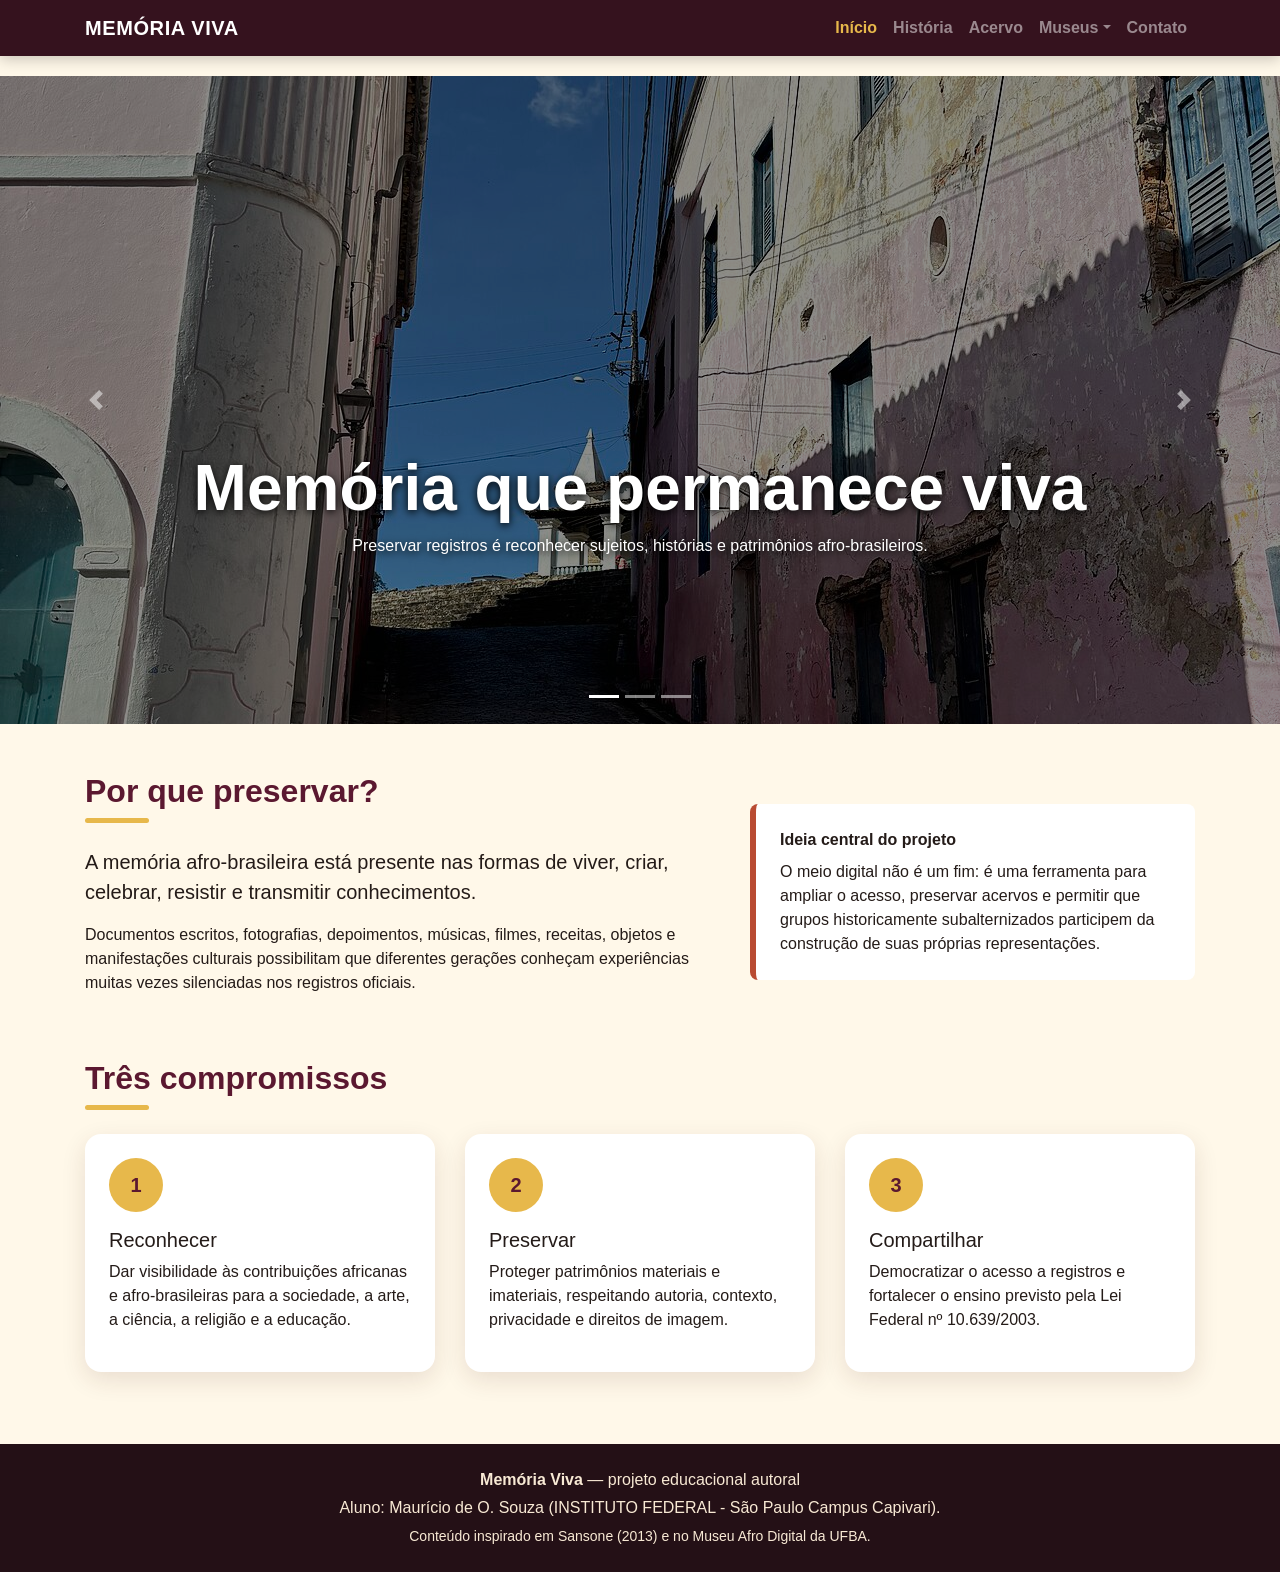
<file: index.html>
<!doctype html>
<html lang="pt-BR">
  <head>
    <meta charset="utf-8" />
    <meta
      name="viewport"
      content="width=device-width, initial-scale=1, shrink-to-fit=no"
    />
    <meta
      name="description"
      content="Site educativo sobre história, cultura e preservação da memória afro-brasileira."
    />
    <title>Memória Viva | Início</title>
    <link rel="stylesheet" href="bootstrap/css/bootstrap.min.css" />
    <link rel="stylesheet" href="css/style.css" />
  </head>
  <body>
    <a class="skip-link" href="#conteudo">Ir para o conteúdo</a>
    <nav
      class="navbar navbar-expand-lg navbar-dark fixed-top"
      aria-label="Navegação principal"
    >
      <div class="container">
        <a class="navbar-brand" href="index.html">MEMÓRIA VIVA</a>
        <button
          class="navbar-toggler"
          type="button"
          data-toggle="collapse"
          data-target="#menu"
          aria-controls="menu"
          aria-expanded="false"
          aria-label="Abrir menu"
        >
          <span class="navbar-toggler-icon"></span>
        </button>
        <div class="collapse navbar-collapse" id="menu">
          <ul class="navbar-nav ml-auto">
            <li class="nav-item active">
              <a class="nav-link" href="index.html"
                >Início <span class="sr-only">(página atual)</span></a
              >
            </li>
            <li class="nav-item">
              <a class="nav-link" href="historia.html">História</a>
            </li>
            <li class="nav-item">
              <a class="nav-link" href="acervo.html">Acervo</a>
            </li>
            <li class="nav-item dropdown">
              <a
                class="nav-link dropdown-toggle"
                href="#"
                id="museusMenu"
                role="button"
                data-toggle="dropdown"
                aria-haspopup="true"
                aria-expanded="false"
                >Museus</a
              >
              <div class="dropdown-menu">
                <a class="dropdown-item" href="museu.html"
                  >Museu e memória digital</a
                ><a
                  class="dropdown-item"
                  href="https://museuafrodigital.ufba.br/"
                  target="_blank"
                  rel="noopener"
                  >Museu Afro Digital — UFBA</a
                >
              </div>
            </li>
            <li class="nav-item">
              <a class="nav-link" href="contato.html">Contato</a>
            </li>
          </ul>
        </div>
      </div>
    </nav>
    <header
      id="memoriaCarousel"
      class="carousel slide"
      data-ride="carousel"
      aria-label="Destaques da cultura afro-brasileira"
    >
      <ol class="carousel-indicators">
        <li
          data-target="#memoriaCarousel"
          data-slide-to="0"
          class="active"
        ></li>
        <li data-target="#memoriaCarousel" data-slide-to="1"></li>
        <li data-target="#memoriaCarousel" data-slide-to="2"></li>
      </ol>
      <div class="carousel-inner">
        <div class="carousel-item active">
          <img
            src="img/boa-morte.jpg"
            class="d-block w-100 hero-slide"
            alt="Integrantes da Irmandade da Boa Morte, em Cachoeira, Bahia"
          />
          <div class="carousel-caption">
            <h1>Memória que permanece viva</h1>
            <p>
              Preservar registros é reconhecer sujeitos, histórias e patrimônios
              afro-brasileiros.
            </p>
          </div>
        </div>
        <div class="carousel-item">
          <img
            src="img/capoeira.jpg"
            class="d-block w-100 hero-slide"
            alt="Apresentação de capoeira em Salvador"
          />
          <div class="carousel-caption">
            <h2>Patrimônio em movimento</h2>
            <p>
              Saberes, ritmos, gestos e celebrações também são documentos da
              nossa história.
            </p>
          </div>
        </div>
        <div class="carousel-item">
          <img
            src="img/capoeira-1835.jpg"
            class="d-block w-100 hero-slide"
            alt="Gravura histórica de capoeira na Bahia em 1835"
          />
          <div class="carousel-caption">
            <h2>Registros contra o apagamento</h2>
            <p>
              Imagens históricas ajudam a interpretar o passado e enfrentar
              desigualdades presentes.
            </p>
          </div>
        </div>
      </div>
      <a
        class="carousel-control-prev"
        href="#memoriaCarousel"
        role="button"
        data-slide="prev"
        ><span class="carousel-control-prev-icon"></span
        ><span class="sr-only">Anterior</span></a
      ><a
        class="carousel-control-next"
        href="#memoriaCarousel"
        role="button"
        data-slide="next"
        ><span class="carousel-control-next-icon"></span
        ><span class="sr-only">Próximo</span></a
      >
    </header>
    <main id="conteudo">
      <section class="container py-5">
        <div class="row align-items-center">
          <div class="col-lg-7">
            <h2 class="section-title">Por que preservar?</h2>
            <p class="lead mt-4">
              A memória afro-brasileira está presente nas formas de viver,
              criar, celebrar, resistir e transmitir conhecimentos.
            </p>
            <p>
              Documentos escritos, fotografias, depoimentos, músicas, filmes,
              receitas, objetos e manifestações culturais possibilitam que
              diferentes gerações conheçam experiências muitas vezes silenciadas
              nos registros oficiais.
            </p>
          </div>
          <div class="col-lg-5">
            <div class="quote-box">
              <strong>Ideia central do projeto</strong>
              <p class="mb-0 mt-2">
                O meio digital não é um fim: é uma ferramenta para ampliar o
                acesso, preservar acervos e permitir que grupos historicamente
                subalternizados participem da construção de suas próprias
                representações.
              </p>
            </div>
          </div>
        </div>
      </section>
      <section class="container pb-5">
        <h2 class="section-title mb-4">Três compromissos</h2>
        <div class="row">
          <div class="col-md-4 mb-4">
            <div class="card p-4">
              <div class="icon-number mb-3">1</div>
              <h3 class="h5">Reconhecer</h3>
              <p>
                Dar visibilidade às contribuições africanas e afro-brasileiras
                para a sociedade, a arte, a ciência, a religião e a educação.
              </p>
            </div>
          </div>
          <div class="col-md-4 mb-4">
            <div class="card p-4">
              <div class="icon-number mb-3">2</div>
              <h3 class="h5">Preservar</h3>
              <p>
                Proteger patrimônios materiais e imateriais, respeitando
                autoria, contexto, privacidade e direitos de imagem.
              </p>
            </div>
          </div>
          <div class="col-md-4 mb-4">
            <div class="card p-4">
              <div class="icon-number mb-3">3</div>
              <h3 class="h5">Compartilhar</h3>
              <p>
                Democratizar o acesso a registros e fortalecer o ensino previsto
                pela Lei Federal nº 10.639/2003.
              </p>
            </div>
          </div>
        </div>
      </section>
    </main>
    <footer class="py-4">
      <div class="container text-center">
        <p class="mb-1">
          <strong>Memória Viva</strong> — projeto educacional autoral
        </p>
        <p class="mb-1">
          Aluno: Maurício de O. Souza (INSTITUTO FEDERAL - São Paulo Campus
          Capivari).
        </p>
        <small
          >Conteúdo inspirado em Sansone (2013) e no Museu Afro Digital da
          UFBA.</small
        >
      </div>
    </footer>
    <script src="bootstrap/js/jquery-3.5.1.min.js"></script>
    <script src="bootstrap/js/bootstrap.bundle.min.js"></script>
    <script src="js/script.js"></script>
  </body>
</html>
</file>
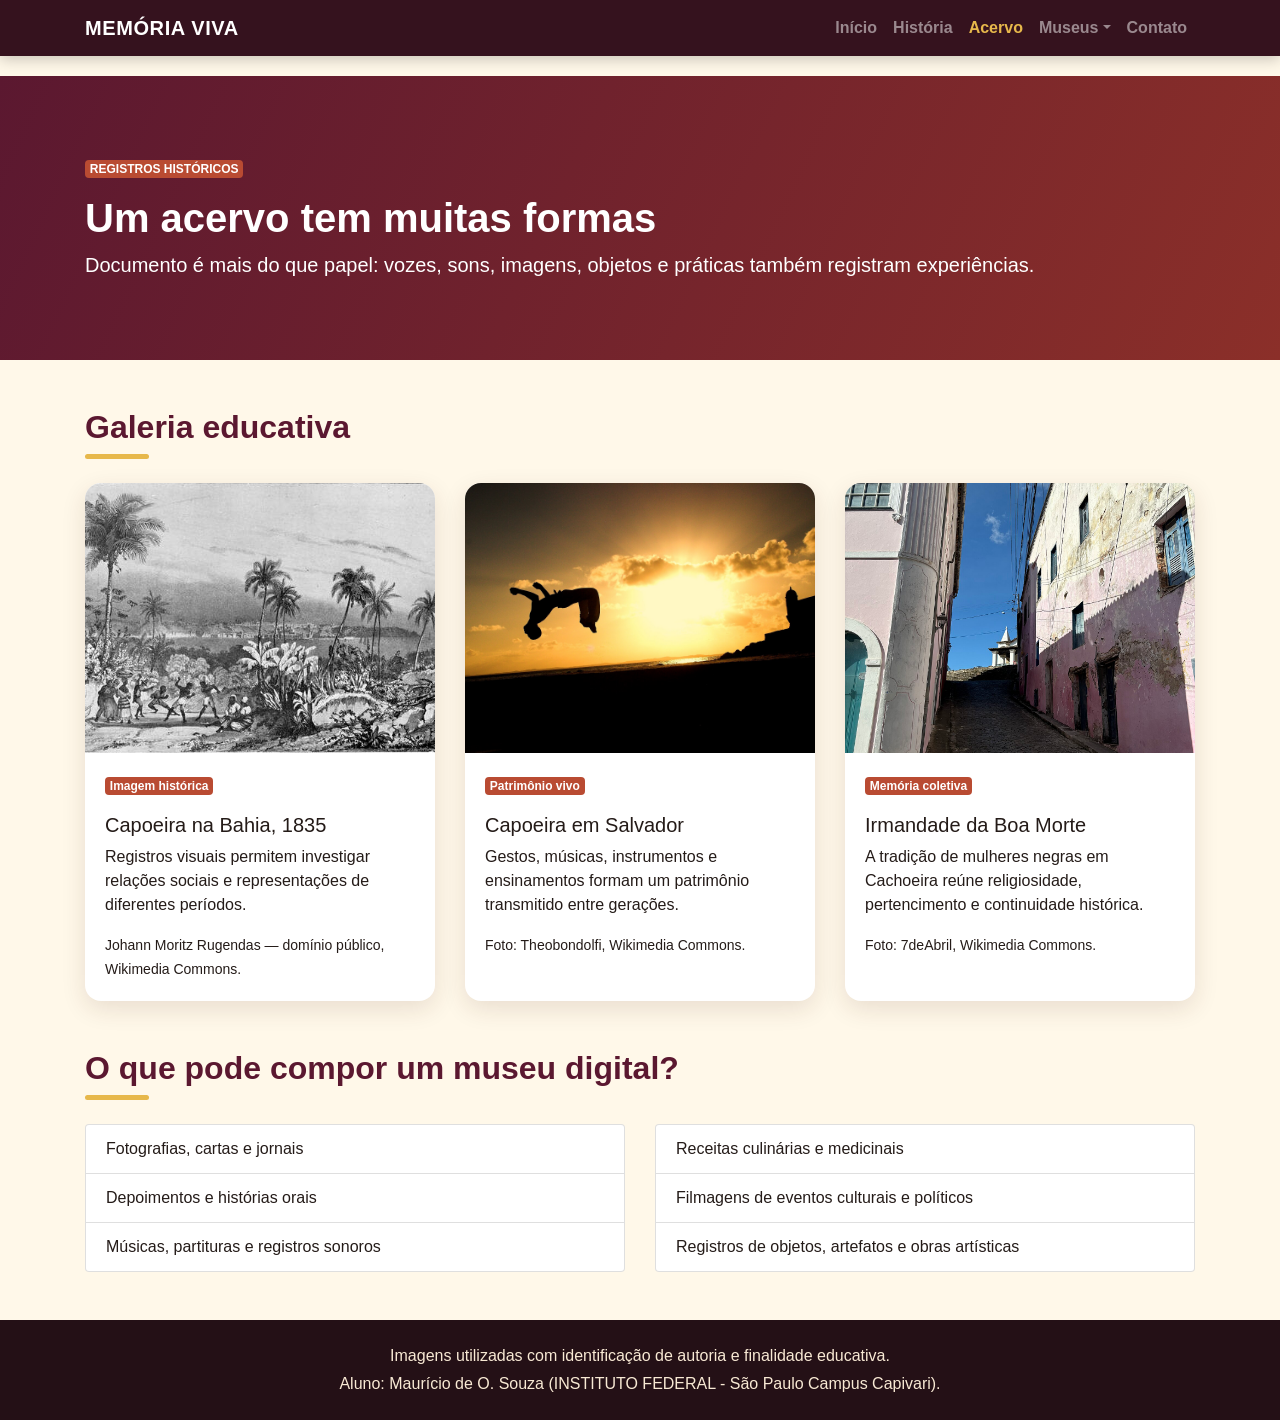
<file: acervo.html>
<!doctype html>
<html lang="pt-BR">
  <head>
    <meta charset="utf-8" />
    <meta
      name="viewport"
      content="width=device-width, initial-scale=1, shrink-to-fit=no"
    />
    <title>Memória Viva | Acervo</title>
    <link rel="stylesheet" href="bootstrap/css/bootstrap.min.css" />
    <link rel="stylesheet" href="css/style.css" />
  </head>
  <body>
    <nav class="navbar navbar-expand-lg navbar-dark fixed-top">
      <div class="container">
        <a class="navbar-brand" href="index.html">MEMÓRIA VIVA</a
        ><button
          class="navbar-toggler"
          type="button"
          data-toggle="collapse"
          data-target="#menu"
          aria-controls="menu"
          aria-expanded="false"
          aria-label="Abrir menu"
        >
          <span class="navbar-toggler-icon"></span>
        </button>
        <div class="collapse navbar-collapse" id="menu">
          <ul class="navbar-nav ml-auto">
            <li class="nav-item">
              <a class="nav-link" href="index.html">Início</a>
            </li>
            <li class="nav-item">
              <a class="nav-link" href="historia.html">História</a>
            </li>
            <li class="nav-item active">
              <a class="nav-link" href="acervo.html"
                >Acervo <span class="sr-only">(página atual)</span></a
              >
            </li>
            <li class="nav-item dropdown">
              <a
                class="nav-link dropdown-toggle"
                href="#"
                data-toggle="dropdown"
                >Museus</a
              >
              <div class="dropdown-menu">
                <a class="dropdown-item" href="museu.html"
                  >Museu e memória digital</a
                ><a
                  class="dropdown-item"
                  href="https://museuafrodigital.ufba.br/"
                  target="_blank"
                  rel="noopener"
                  >Museu Afro Digital — UFBA</a
                >
              </div>
            </li>
            <li class="nav-item">
              <a class="nav-link" href="contato.html">Contato</a>
            </li>
          </ul>
        </div>
      </div>
    </nav>
    <header class="page-hero">
      <div class="container">
        <span class="badge badge-theme mb-3">REGISTROS HISTÓRICOS</span>
        <h1>Um acervo tem muitas formas</h1>
        <p class="lead">
          Documento é mais do que papel: vozes, sons, imagens, objetos e
          práticas também registram experiências.
        </p>
      </div>
    </header>
    <main class="container py-5">
      <h2 class="section-title mb-4">Galeria educativa</h2>
      <div class="row">
        <div class="col-lg-4 mb-4">
          <article class="card gallery-card">
            <img
              src="img/capoeira-1835.jpg"
              alt="Gravura de capoeira na Bahia, de 1835"
            />
            <div class="card-body">
              <span class="badge badge-theme">Imagem histórica</span>
              <h3 class="h5 mt-3">Capoeira na Bahia, 1835</h3>
              <p>
                Registros visuais permitem investigar relações sociais e
                representações de diferentes períodos.
              </p>
              <small
                >Johann Moritz Rugendas — domínio público, Wikimedia
                Commons.</small
              >
            </div>
          </article>
        </div>
        <div class="col-lg-4 mb-4">
          <article class="card gallery-card">
            <img
              src="img/capoeira.jpg"
              alt="Apresentação contemporânea de capoeira em Salvador"
            />
            <div class="card-body">
              <span class="badge badge-theme">Patrimônio vivo</span>
              <h3 class="h5 mt-3">Capoeira em Salvador</h3>
              <p>
                Gestos, músicas, instrumentos e ensinamentos formam um
                patrimônio transmitido entre gerações.
              </p>
              <small>Foto: Theobondolfi, Wikimedia Commons.</small>
            </div>
          </article>
        </div>
        <div class="col-lg-4 mb-4">
          <article class="card gallery-card">
            <img
              src="img/boa-morte.jpg"
              alt="Irmandade da Boa Morte em Cachoeira, Bahia"
            />
            <div class="card-body">
              <span class="badge badge-theme">Memória coletiva</span>
              <h3 class="h5 mt-3">Irmandade da Boa Morte</h3>
              <p>
                A tradição de mulheres negras em Cachoeira reúne religiosidade,
                pertencimento e continuidade histórica.
              </p>
              <small>Foto: 7deAbril, Wikimedia Commons.</small>
            </div>
          </article>
        </div>
      </div>
      <section class="mt-4">
        <h2 class="section-title mb-4">O que pode compor um museu digital?</h2>
        <div class="row">
          <div class="col-md-6">
            <ul class="list-group">
              <li class="list-group-item">Fotografias, cartas e jornais</li>
              <li class="list-group-item">Depoimentos e histórias orais</li>
              <li class="list-group-item">
                Músicas, partituras e registros sonoros
              </li>
            </ul>
          </div>
          <div class="col-md-6">
            <ul class="list-group">
              <li class="list-group-item">Receitas culinárias e medicinais</li>
              <li class="list-group-item">
                Filmagens de eventos culturais e políticos
              </li>
              <li class="list-group-item">
                Registros de objetos, artefatos e obras artísticas
              </li>
            </ul>
          </div>
        </div>
      </section>
    </main>
    <footer class="py-4">
      <div class="container text-center">
        <p class="mb-1">
          Imagens utilizadas com identificação de autoria e finalidade
          educativa.
        </p>
        <p class="mb-0">
          Aluno: Maurício de O. Souza (INSTITUTO FEDERAL - São Paulo Campus
          Capivari).
        </p>
      </div>
    </footer>
    <script src="bootstrap/js/jquery-3.5.1.min.js"></script>
    <script src="bootstrap/js/bootstrap.bundle.min.js"></script>
    <script src="js/script.js"></script>
  </body>
</html>
</file>
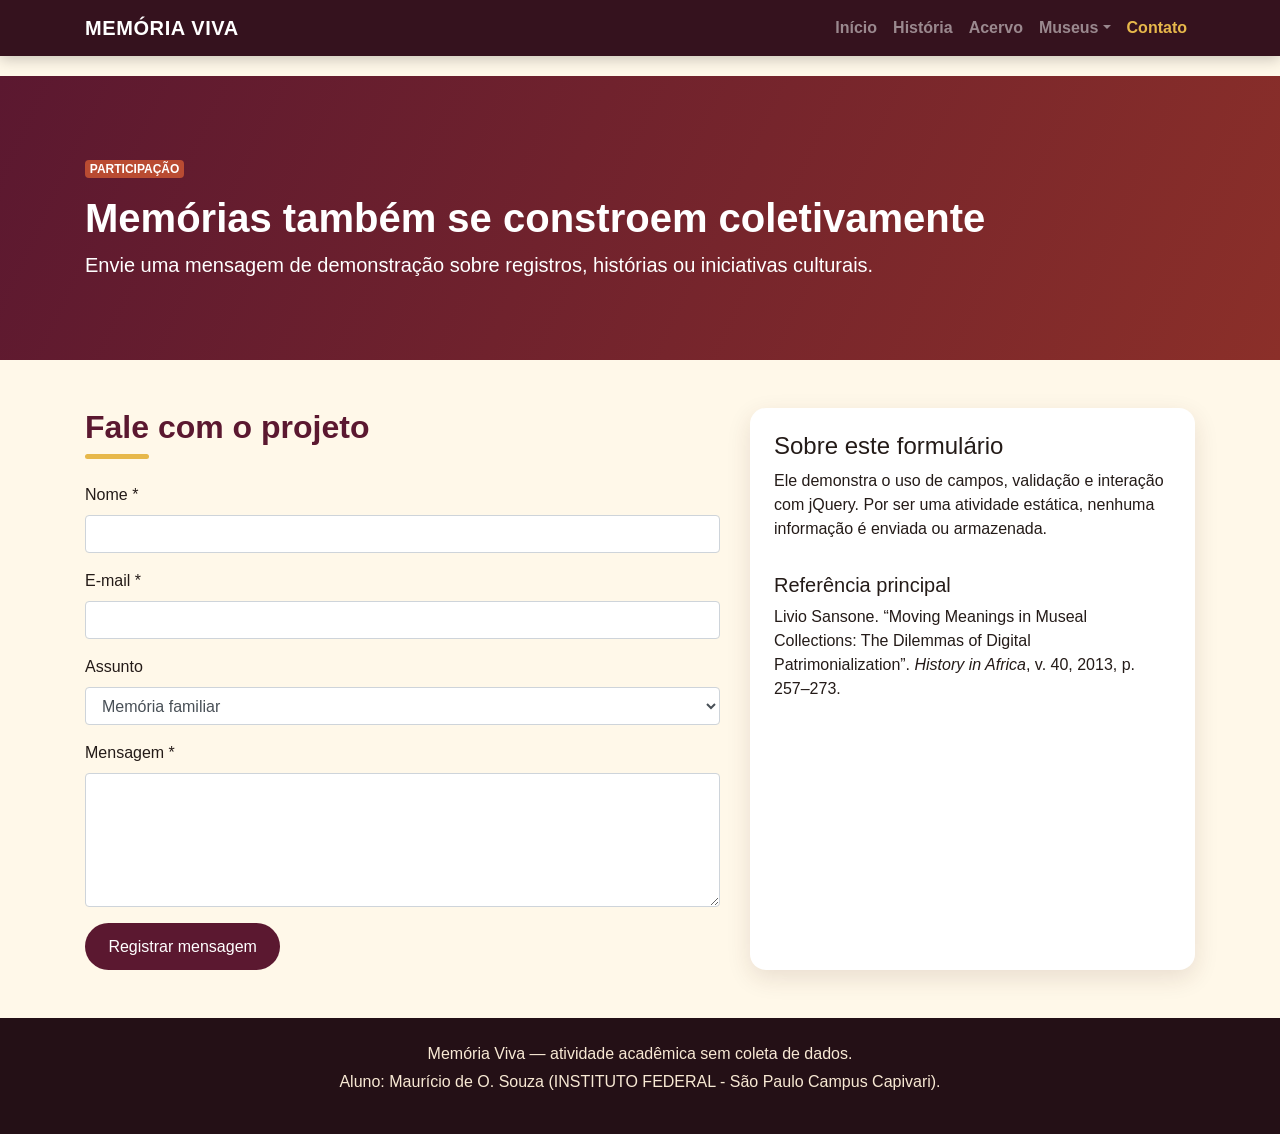
<file: contato.html>
<!doctype html><html lang="pt-BR"><head><meta charset="utf-8"><meta name="viewport" content="width=device-width, initial-scale=1, shrink-to-fit=no"><title>Memória Viva | Contato</title><link rel="stylesheet" href="bootstrap/css/bootstrap.min.css"><link rel="stylesheet" href="css/style.css"></head><body>
<nav class="navbar navbar-expand-lg navbar-dark fixed-top"><div class="container"><a class="navbar-brand" href="index.html">MEMÓRIA VIVA</a><button class="navbar-toggler" type="button" data-toggle="collapse" data-target="#menu" aria-controls="menu" aria-expanded="false" aria-label="Abrir menu"><span class="navbar-toggler-icon"></span></button><div class="collapse navbar-collapse" id="menu"><ul class="navbar-nav ml-auto"><li class="nav-item"><a class="nav-link" href="index.html">Início</a></li><li class="nav-item"><a class="nav-link" href="historia.html">História</a></li><li class="nav-item"><a class="nav-link" href="acervo.html">Acervo</a></li><li class="nav-item dropdown"><a class="nav-link dropdown-toggle" href="#" data-toggle="dropdown">Museus</a><div class="dropdown-menu"><a class="dropdown-item" href="museu.html">Museu e memória digital</a><a class="dropdown-item" href="https://museuafrodigital.ufba.br/" target="_blank" rel="noopener">Museu Afro Digital — UFBA</a></div></li><li class="nav-item active"><a class="nav-link" href="contato.html">Contato <span class="sr-only">(página atual)</span></a></li></ul></div></div></nav>
<header class="page-hero"><div class="container"><span class="badge badge-theme mb-3">PARTICIPAÇÃO</span><h1>Memórias também se constroem coletivamente</h1><p class="lead">Envie uma mensagem de demonstração sobre registros, histórias ou iniciativas culturais.</p></div></header>
<main class="container py-5"><div class="row"><div class="col-lg-7"><h2 class="section-title mb-4">Fale com o projeto</h2><form id="contatoForm" novalidate><div class="form-group"><label for="nome">Nome *</label><input class="form-control" id="nome" type="text" required></div><div class="form-group"><label for="email">E-mail *</label><input class="form-control" id="email" type="email" required></div><div class="form-group"><label for="assunto">Assunto</label><select class="form-control" id="assunto"><option>Memória familiar</option><option>Manifestação cultural</option><option>Documento histórico</option><option>Comentário sobre o site</option></select></div><div class="form-group"><label for="mensagem">Mensagem *</label><textarea class="form-control" id="mensagem" rows="5" required></textarea></div><button class="btn btn-afro" type="submit">Registrar mensagem</button><div id="retorno" class="alert mt-3" role="alert" style="display:none"></div></form></div><aside class="col-lg-5 mt-5 mt-lg-0"><div class="card p-4"><h2 class="h4">Sobre este formulário</h2><p>Ele demonstra o uso de campos, validação e interação com jQuery. Por ser uma atividade estática, nenhuma informação é enviada ou armazenada.</p><h3 class="h5 mt-3">Referência principal</h3><p>Livio Sansone. “Moving Meanings in Museal Collections: The Dilemmas of Digital Patrimonialization”. <em>History in Africa</em>, v. 40, 2013, p. 257–273.</p></div></aside></div></main>
<footer class="py-4"><div class="container text-center"><p class="mb-1">Memória Viva — atividade acadêmica sem coleta de dados.</p><p class="mb-0"><p class="mb-1">
         </p> Aluno: Maurício de O. Souza (INSTITUTO FEDERAL - São Paulo Campus
          Capivari).
        </p></div></footer><script src="bootstrap/js/jquery-3.5.1.min.js"></script><script src="bootstrap/js/bootstrap.bundle.min.js"></script><script src="js/script.js"></script></body></html>
</file>
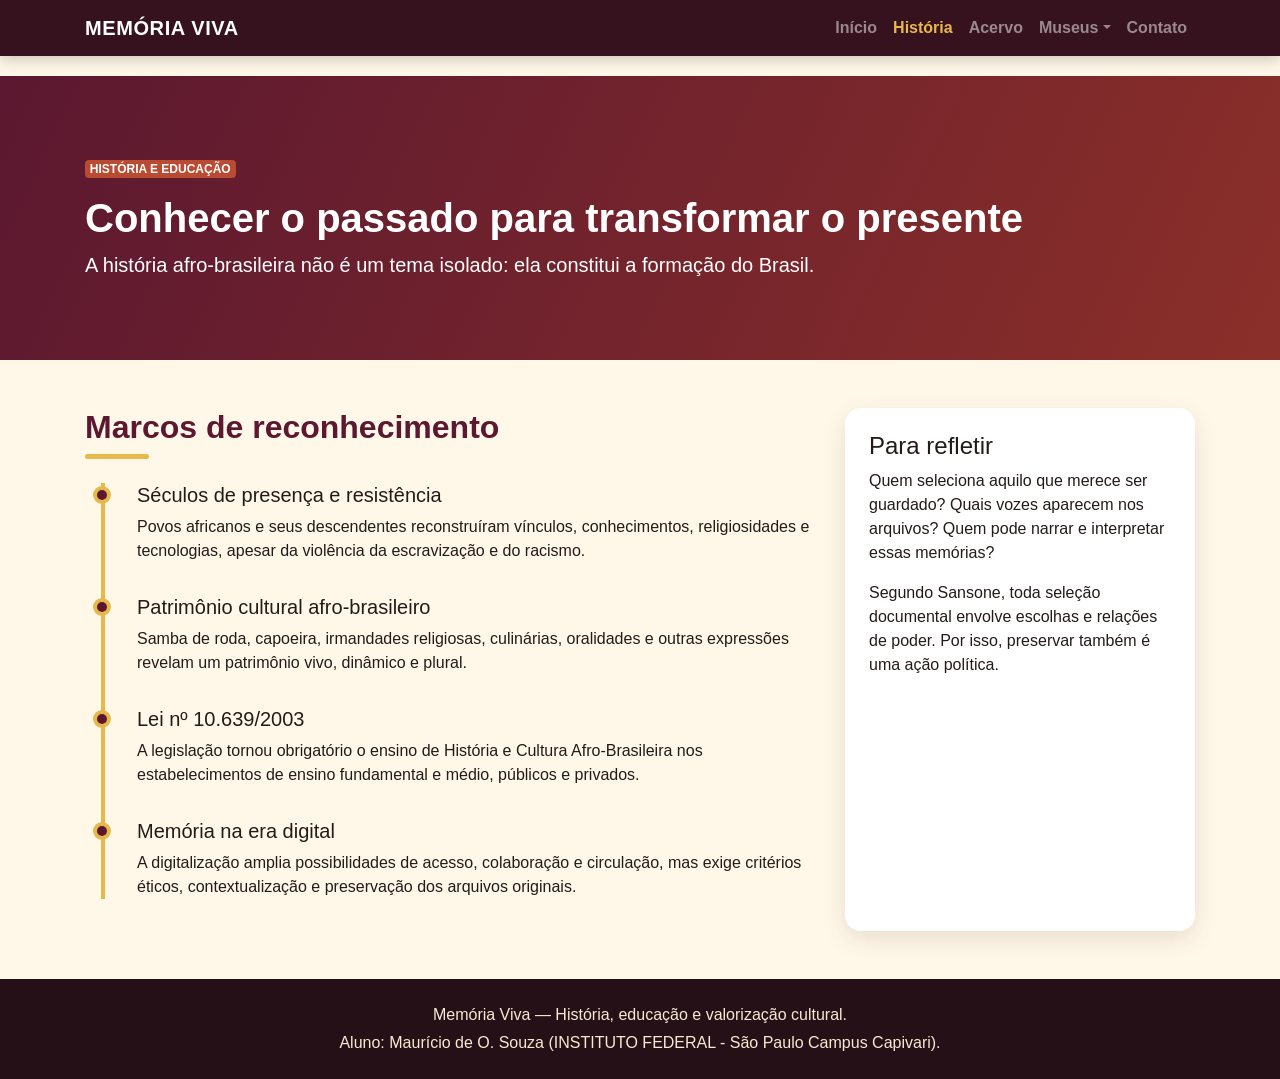
<file: historia.html>
<!doctype html>
<html lang="pt-BR">
  <head>
    <meta charset="utf-8" />
    <meta
      name="viewport"
      content="width=device-width, initial-scale=1, shrink-to-fit=no"
    />
    <title>Memória Viva | História</title>
    <link rel="stylesheet" href="bootstrap/css/bootstrap.min.css" />
    <link rel="stylesheet" href="css/style.css" />
  </head>
  <body>
    <nav class="navbar navbar-expand-lg navbar-dark fixed-top">
      <div class="container">
        <a class="navbar-brand" href="index.html">MEMÓRIA VIVA</a
        ><button
          class="navbar-toggler"
          type="button"
          data-toggle="collapse"
          data-target="#menu"
          aria-controls="menu"
          aria-expanded="false"
          aria-label="Abrir menu"
        >
          <span class="navbar-toggler-icon"></span>
        </button>
        <div class="collapse navbar-collapse" id="menu">
          <ul class="navbar-nav ml-auto">
            <li class="nav-item">
              <a class="nav-link" href="index.html">Início</a>
            </li>
            <li class="nav-item active">
              <a class="nav-link" href="historia.html"
                >História <span class="sr-only">(página atual)</span></a
              >
            </li>
            <li class="nav-item">
              <a class="nav-link" href="acervo.html">Acervo</a>
            </li>
            <li class="nav-item dropdown">
              <a
                class="nav-link dropdown-toggle"
                href="#"
                data-toggle="dropdown"
                >Museus</a
              >
              <div class="dropdown-menu">
                <a class="dropdown-item" href="museu.html"
                  >Museu e memória digital</a
                ><a
                  class="dropdown-item"
                  href="https://museuafrodigital.ufba.br/"
                  target="_blank"
                  rel="noopener"
                  >Museu Afro Digital — UFBA</a
                >
              </div>
            </li>
            <li class="nav-item">
              <a class="nav-link" href="contato.html">Contato</a>
            </li>
          </ul>
        </div>
      </div>
    </nav>
    <header class="page-hero">
      <div class="container">
        <span class="badge badge-theme mb-3">HISTÓRIA E EDUCAÇÃO</span>
        <h1>Conhecer o passado para transformar o presente</h1>
        <p class="lead">
          A história afro-brasileira não é um tema isolado: ela constitui a
          formação do Brasil.
        </p>
      </div>
    </header>
    <main class="container py-5">
      <div class="row">
        <div class="col-lg-8">
          <h2 class="section-title mb-4">Marcos de reconhecimento</h2>
          <div class="timeline">
            <div class="timeline-item">
              <h3 class="h5">Séculos de presença e resistência</h3>
              <p>
                Povos africanos e seus descendentes reconstruíram vínculos,
                conhecimentos, religiosidades e tecnologias, apesar da violência
                da escravização e do racismo.
              </p>
            </div>
            <div class="timeline-item">
              <h3 class="h5">Patrimônio cultural afro-brasileiro</h3>
              <p>
                Samba de roda, capoeira, irmandades religiosas, culinárias,
                oralidades e outras expressões revelam um patrimônio vivo,
                dinâmico e plural.
              </p>
            </div>
            <div class="timeline-item">
              <h3 class="h5">Lei nº 10.639/2003</h3>
              <p>
                A legislação tornou obrigatório o ensino de História e Cultura
                Afro-Brasileira nos estabelecimentos de ensino fundamental e
                médio, públicos e privados.
              </p>
            </div>
            <div class="timeline-item">
              <h3 class="h5">Memória na era digital</h3>
              <p>
                A digitalização amplia possibilidades de acesso, colaboração e
                circulação, mas exige critérios éticos, contextualização e
                preservação dos arquivos originais.
              </p>
            </div>
          </div>
        </div>
        <aside class="col-lg-4">
          <div class="card p-4">
            <h2 class="h4">Para refletir</h2>
            <p>
              Quem seleciona aquilo que merece ser guardado? Quais vozes
              aparecem nos arquivos? Quem pode narrar e interpretar essas
              memórias?
            </p>
            <p class="mb-0">
              Segundo Sansone, toda seleção documental envolve escolhas e
              relações de poder. Por isso, preservar também é uma ação política.
            </p>
          </div>
        </aside>
      </div>
    </main>
    <footer class="py-4">
      <div class="container text-center">
        <p class="mb-1">
          Memória Viva — História, educação e valorização cultural.
        </p>
        <p class="mb-0">
          Aluno: Maurício de O. Souza (INSTITUTO FEDERAL - São Paulo Campus
          Capivari).
        </p>
      </div>
    </footer>
    <script src="bootstrap/js/jquery-3.5.1.min.js"></script>
    <script src="bootstrap/js/bootstrap.bundle.min.js"></script>
    <script src="js/script.js"></script>
  </body>
</html>
</file>
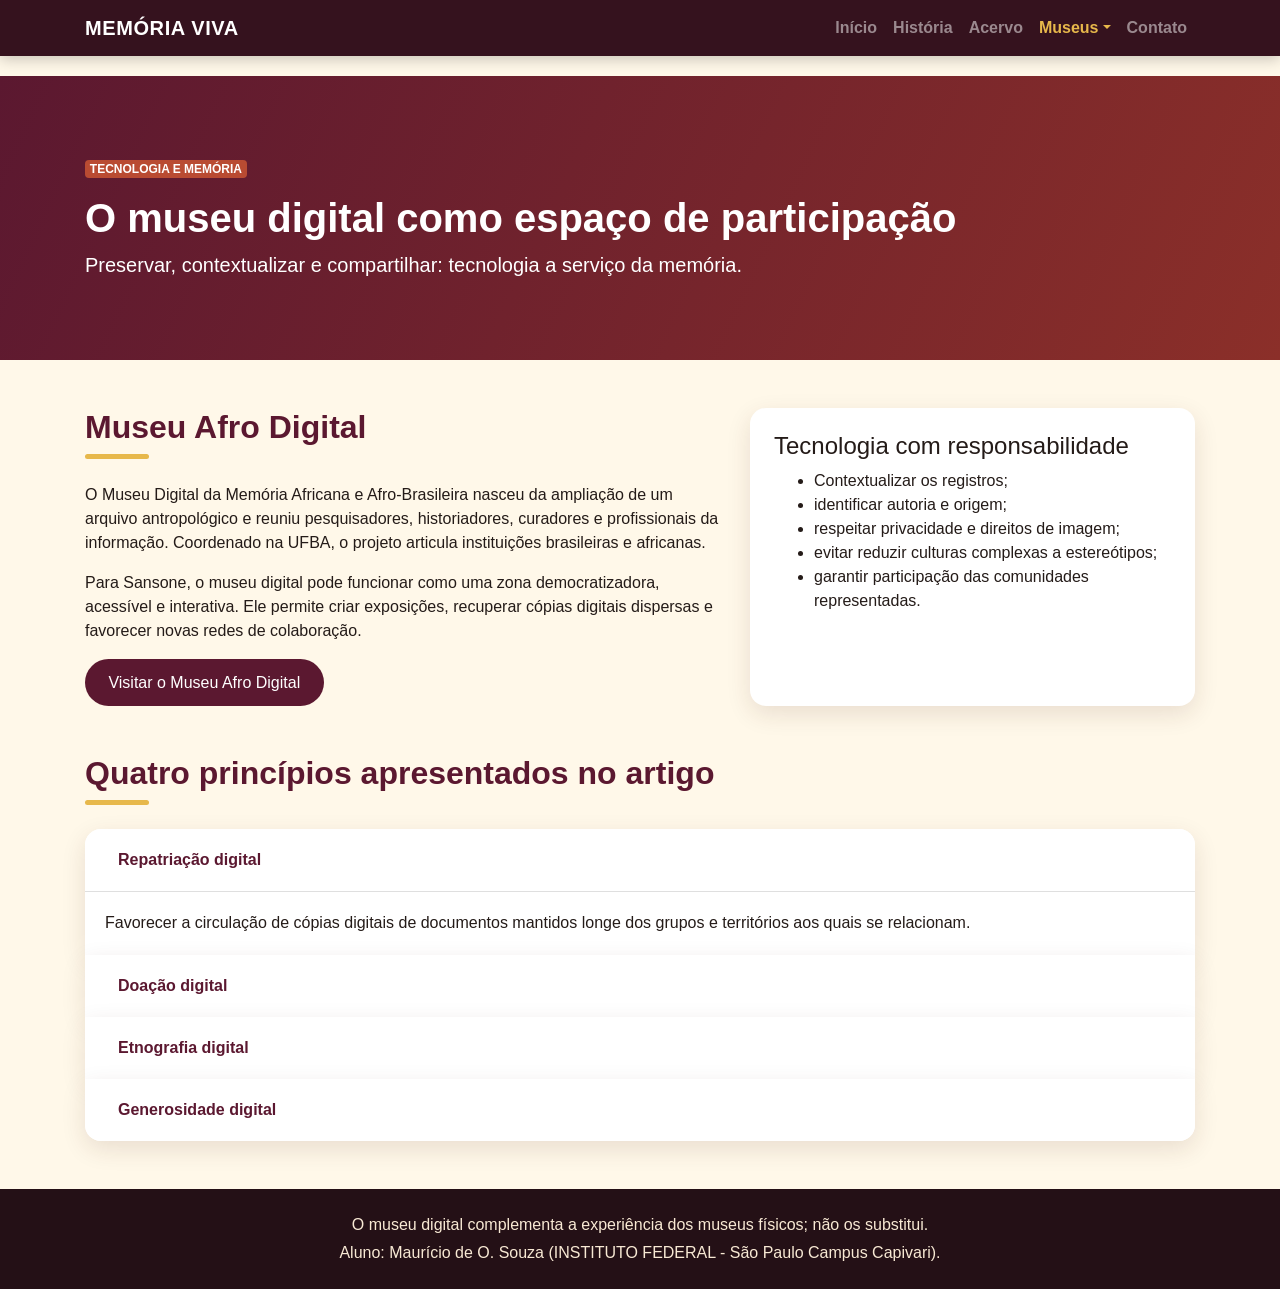
<file: museu.html>
<!doctype html>
<html lang="pt-BR">
  <head>
    <meta charset="utf-8" />
    <meta
      name="viewport"
      content="width=device-width, initial-scale=1, shrink-to-fit=no"
    />
    <title>Memória Viva | Museu digital</title>
    <link rel="stylesheet" href="bootstrap/css/bootstrap.min.css" />
    <link rel="stylesheet" href="css/style.css" />
  </head>
  <body>
    <nav class="navbar navbar-expand-lg navbar-dark fixed-top">
      <div class="container">
        <a class="navbar-brand" href="index.html">MEMÓRIA VIVA</a
        ><button
          class="navbar-toggler"
          type="button"
          data-toggle="collapse"
          data-target="#menu"
          aria-controls="menu"
          aria-expanded="false"
          aria-label="Abrir menu"
        >
          <span class="navbar-toggler-icon"></span>
        </button>
        <div class="collapse navbar-collapse" id="menu">
          <ul class="navbar-nav ml-auto">
            <li class="nav-item">
              <a class="nav-link" href="index.html">Início</a>
            </li>
            <li class="nav-item">
              <a class="nav-link" href="historia.html">História</a>
            </li>
            <li class="nav-item">
              <a class="nav-link" href="acervo.html">Acervo</a>
            </li>
            <li class="nav-item dropdown active">
              <a
                class="nav-link dropdown-toggle"
                href="#"
                data-toggle="dropdown"
                >Museus</a
              >
              <div class="dropdown-menu">
                <a class="dropdown-item active" href="museu.html"
                  >Museu e memória digital</a
                ><a
                  class="dropdown-item"
                  href="https://museuafrodigital.ufba.br/"
                  target="_blank"
                  rel="noopener"
                  >Museu Afro Digital — UFBA</a
                >
              </div>
            </li>
            <li class="nav-item">
              <a class="nav-link" href="contato.html">Contato</a>
            </li>
          </ul>
        </div>
      </div>
    </nav>
    <header class="page-hero">
      <div class="container">
        <span class="badge badge-theme mb-3">TECNOLOGIA E MEMÓRIA</span>
        <h1>O museu digital como espaço de participação</h1>
        <p class="lead">
          Preservar, contextualizar e compartilhar: tecnologia a serviço da
          memória.
        </p>
      </div>
    </header>
    <main class="container py-5">
      <div class="row">
        <div class="col-lg-7">
          <h2 class="section-title mb-4">Museu Afro Digital</h2>
          <p>
            O Museu Digital da Memória Africana e Afro-Brasileira nasceu da
            ampliação de um arquivo antropológico e reuniu pesquisadores,
            historiadores, curadores e profissionais da informação. Coordenado
            na UFBA, o projeto articula instituições brasileiras e africanas.
          </p>
          <p>
            Para Sansone, o museu digital pode funcionar como uma zona
            democratizadora, acessível e interativa. Ele permite criar
            exposições, recuperar cópias digitais dispersas e favorecer novas
            redes de colaboração.
          </p>
          <a
            class="btn btn-afro"
            href="https://museuafrodigital.ufba.br/"
            target="_blank"
            rel="noopener"
            >Visitar o Museu Afro Digital</a
          >
        </div>
        <div class="col-lg-5 mt-4 mt-lg-0">
          <div class="card p-4">
            <h2 class="h4">Tecnologia com responsabilidade</h2>
            <ul>
              <li>Contextualizar os registros;</li>
              <li>identificar autoria e origem;</li>
              <li>respeitar privacidade e direitos de imagem;</li>
              <li>evitar reduzir culturas complexas a estereótipos;</li>
              <li>garantir participação das comunidades representadas.</li>
            </ul>
          </div>
        </div>
      </div>
      <section class="mt-5">
        <h2 class="section-title mb-4">
          Quatro princípios apresentados no artigo
        </h2>
        <div class="accordion" id="principios">
          <div class="card">
            <div class="card-header" id="p1">
              <button
                class="btn btn-link"
                data-toggle="collapse"
                data-target="#c1"
                aria-expanded="true"
                aria-controls="c1"
              >
                Repatriação digital
              </button>
            </div>
            <div id="c1" class="collapse show" data-parent="#principios">
              <div class="card-body">
                Favorecer a circulação de cópias digitais de documentos mantidos
                longe dos grupos e territórios aos quais se relacionam.
              </div>
            </div>
          </div>
          <div class="card">
            <div class="card-header" id="p2">
              <button
                class="btn btn-link collapsed"
                data-toggle="collapse"
                data-target="#c2"
                aria-expanded="false"
                aria-controls="c2"
              >
                Doação digital
              </button>
            </div>
            <div id="c2" class="collapse" data-parent="#principios">
              <div class="card-body">
                Disponibilizar cópias de registros antes inacessíveis,
                preservando os documentos originais com seus proprietários ou
                instituições responsáveis.
              </div>
            </div>
          </div>
          <div class="card">
            <div class="card-header" id="p3">
              <button
                class="btn btn-link collapsed"
                data-toggle="collapse"
                data-target="#c3"
                aria-expanded="false"
                aria-controls="c3"
              >
                Etnografia digital
              </button>
            </div>
            <div id="c3" class="collapse" data-parent="#principios">
              <div class="card-body">
                Dialogar com comunidades, registrar suas recepções e estimular
                sua participação na construção e interpretação dos acervos.
              </div>
            </div>
          </div>
          <div class="card">
            <div class="card-header" id="p4">
              <button
                class="btn btn-link collapsed"
                data-toggle="collapse"
                data-target="#c4"
                aria-expanded="false"
                aria-controls="c4"
              >
                Generosidade digital
              </button>
            </div>
            <div id="c4" class="collapse" data-parent="#principios">
              <div class="card-body">
                Compartilhar dados, experiências e conhecimentos, com citação
                das fontes e compromisso com a produção colaborativa.
              </div>
            </div>
          </div>
        </div>
      </section>
    </main>
    <footer class="py-4">
      <div class="container text-center">
        <p class="mb-1">
          O museu digital complementa a experiência dos museus físicos; não os
          substitui.
        </p>
        <p class="mb-0">
          Aluno: Maurício de O. Souza (INSTITUTO FEDERAL - São Paulo Campus
          Capivari).
        </p>
      </div>
    </footer>
    <script src="bootstrap/js/jquery-3.5.1.min.js"></script>
    <script src="bootstrap/js/bootstrap.bundle.min.js"></script>
    <script src="js/script.js"></script>
  </body>
</html>
</file>
<file: css/style.css>
:root {
  --vinho: #5b1830;
  --terracota: #b94b32;
  --ouro: #e7b84b;
  --creme: #fff8e9;
  --tinta: #241b18;
}

html { scroll-behavior: smooth; }
body { background: var(--creme); color: var(--tinta); font-family: "Segoe UI", Arial, sans-serif; padding-top: 76px; }
.navbar { background: rgba(49, 14, 26, .98); box-shadow: 0 3px 14px rgba(0,0,0,.22); }
.navbar-brand { font-weight: 800; letter-spacing: .03em; }
.nav-link { font-weight: 600; }
.navbar-dark .navbar-nav .active > .nav-link, .navbar-dark .navbar-nav .nav-link:hover { color: var(--ouro); }
.hero-slide { height: 72vh; min-height: 440px; object-fit: cover; filter: brightness(.55); }
.carousel-caption { bottom: 20%; text-shadow: 0 2px 8px #000; }
.carousel-caption h1, .carousel-caption h2 { font-weight: 800; font-size: clamp(2rem, 5vw, 4.4rem); }
.page-hero { background: linear-gradient(115deg, var(--vinho), #8b2f29); color: white; padding: 5rem 0 4rem; }
.page-hero h1 { font-weight: 800; }
.section-title { color: var(--vinho); font-weight: 800; position: relative; padding-bottom: .8rem; }
.section-title::after { content:""; width: 64px; height: 5px; background: var(--ouro); position:absolute; left:0; bottom:0; border-radius:4px; }
.card { border: 0; border-radius: 1rem; box-shadow: 0 8px 25px rgba(74,32,24,.12); overflow: hidden; height: 100%; }
.card-img-top { height: 230px; object-fit: cover; }
.icon-number { width: 54px; height: 54px; border-radius: 50%; display:grid; place-items:center; background:var(--ouro); color:var(--vinho); font-weight:800; font-size:1.25rem; }
.quote-box { background: #fff; border-left: 6px solid var(--terracota); padding: 1.5rem; border-radius: .5rem; }
.timeline { border-left: 4px solid var(--ouro); margin-left: 1rem; padding-left: 2rem; }
.timeline-item { position: relative; margin-bottom: 2rem; }
.timeline-item::before { content:""; width:18px; height:18px; background:var(--vinho); border:4px solid var(--ouro); border-radius:50%; position:absolute; left:-2.72rem; top:.15rem; }
.gallery-card img { height: 270px; width:100%; object-fit:cover; }
.badge-theme { background: var(--terracota); color:white; }
.btn-afro { background: var(--vinho); color:white; border-radius:2rem; padding:.65rem 1.4rem; }
.btn-afro:hover { background:var(--terracota); color:white; }
.accordion .card-header { background:#fff; }
.accordion .btn-link { color:var(--vinho); font-weight:700; text-decoration:none; }
.form-control:focus { border-color:var(--terracota); box-shadow:0 0 0 .2rem rgba(185,75,50,.2); }
footer { background:#241016; color:#f8e9d4; }
footer a { color:var(--ouro); }
.skip-link { position:absolute; left:-9999px; top:0; z-index:9999; }
.skip-link:focus { left:1rem; top:1rem; background:white; color:black; padding:.75rem; }
@media (max-width: 767.98px) {
  body { padding-top: 68px; }
  .hero-slide { height: 68vh; min-height: 420px; }
  .carousel-caption { bottom: 12%; }
  .carousel-caption p { font-size:.95rem; }
}
</file>
